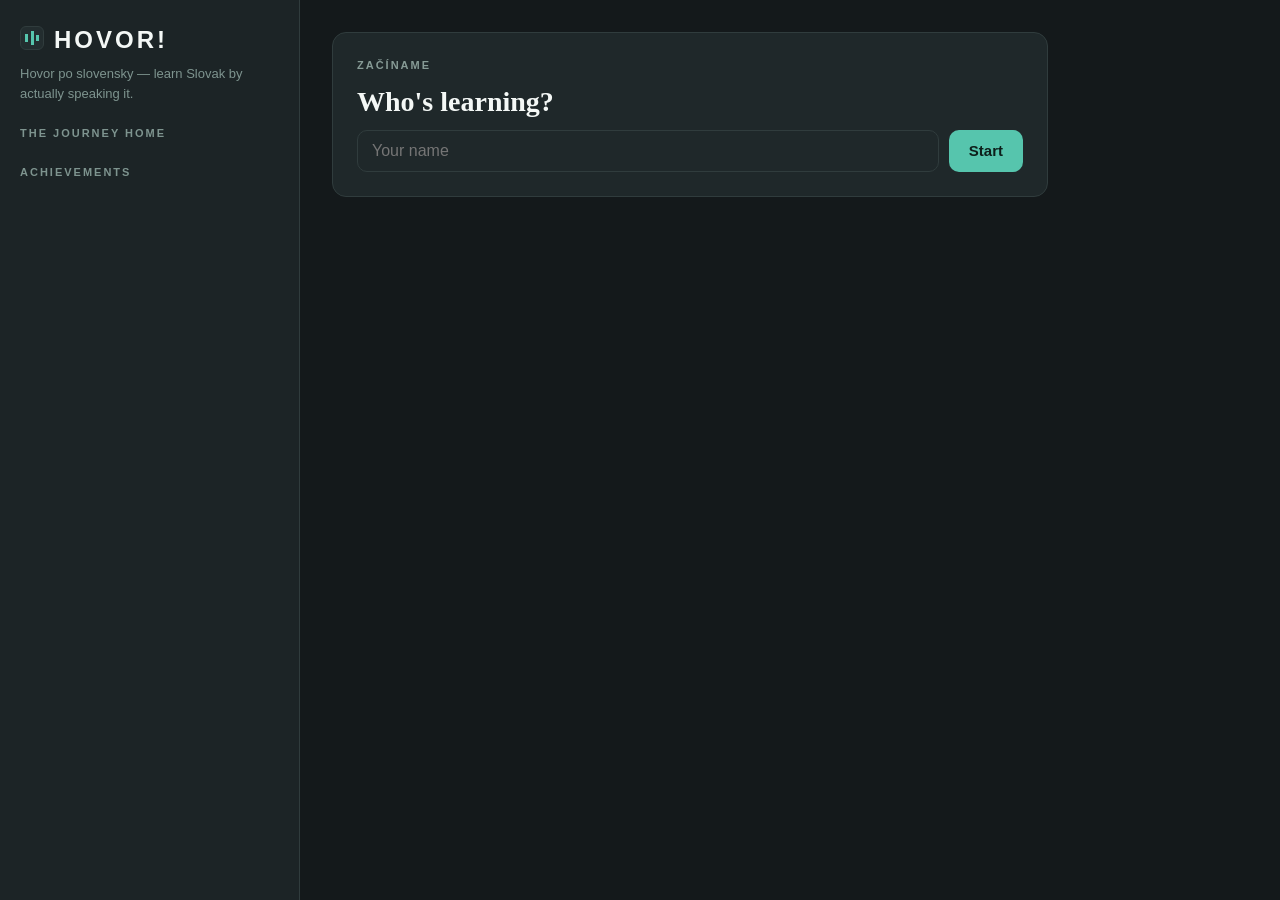
<file: backend/hovor/web/index.html>
<!DOCTYPE html>
<html lang="en">
<head>
<meta charset="utf-8">
<meta name="viewport" content="width=device-width, initial-scale=1">
<title>HOVOR! — Learn Slovak by actually speaking it</title>
<link rel="icon" href="data:image/svg+xml,<svg xmlns=%22http://www.w3.org/2000/svg%22 viewBox=%220 0 100 100%22><rect width=%22100%22 height=%22100%22 rx=%2222%22 fill=%22%231c2426%22/><rect x=%2226%22 y=%2238%22 width=%2210%22 height=%2226%22 rx=%225%22 fill=%22%2356c5ad%22/><rect x=%2245%22 y=%2226%22 width=%2210%22 height=%2250%22 rx=%225%22 fill=%22%2356c5ad%22/><rect x=%2264%22 y=%2242%22 width=%2210%22 height=%2218%22 rx=%225%22 fill=%22%2356c5ad%22/></svg>">
<link rel="stylesheet" href="style.css">
</head>
<body>
<div id="app">
  <aside id="sidebar">
    <h1>HOVOR!</h1>
    <p class="tagline">Hovor po slovensky — learn Slovak by actually speaking it.</p>
    <div id="user-box"></div>
    <div id="stats"></div>
    <h2>The Journey Home</h2>
    <div id="map"></div>
    <h2>Achievements</h2>
    <div id="achievements"></div>
    <p class="review-flag" id="review-flag"></p>
  </aside>
  <main id="main">
    <div id="screen"></div>
  </main>
</div>
<script src="app.js"></script>
</body>
</html>
</file>
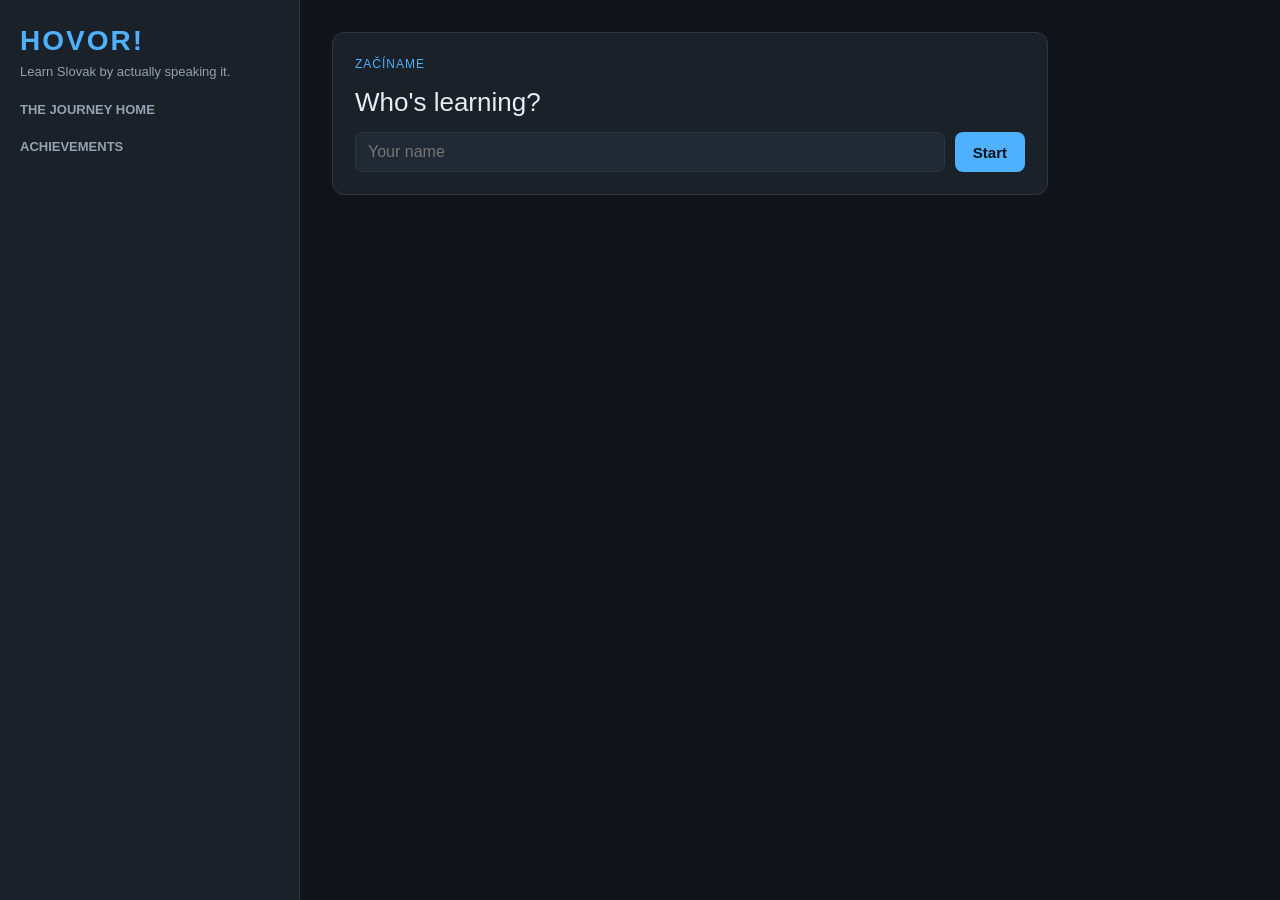
<file: hovor/backend/hovor/web/index.html>
<!DOCTYPE html>
<html lang="en">
<head>
<meta charset="utf-8">
<meta name="viewport" content="width=device-width, initial-scale=1">
<title>HOVOR! — Learn Slovak by actually speaking it</title>
<link rel="stylesheet" href="style.css">
</head>
<body>
<div id="app">
  <aside id="sidebar">
    <h1>HOVOR!</h1>
    <p class="tagline">Learn Slovak by actually speaking it.</p>
    <div id="user-box"></div>
    <div id="stats"></div>
    <h2>The Journey Home</h2>
    <div id="map"></div>
    <h2>Achievements</h2>
    <div id="achievements"></div>
    <p class="review-flag" id="review-flag"></p>
  </aside>
  <main id="main">
    <div id="screen"></div>
  </main>
</div>
<script src="app.js"></script>
</body>
</html>
</file>
<file: backend/hovor/web/style.css>
/* HOVOR! — precision-lab identity: green-undertoned cool greys, one
   desaturated teal accent, sans-serif instrument chrome. The Slovak text
   itself is the one serif on the page — the specimen under glass. */
* { box-sizing: border-box; margin: 0; }
:root {
  --bg: #14191b; --panel: #1c2426; --panel-2: #232d2f;
  --card: #1f282a; --border: #303c3d;
  --ink: #dce4e1; --dim: #879b96;
  --accent: #56c5ad; --accent-2: #6fd8c0; --accent-ink: #0d1f1a;
  --ok: #5cb98a; --bad: #d16a6a; --note: #93b7ae;
  --side-text: #cfdad6; --side-dim: #7e948f;
  --specimen: #f4f8f6;
  --serif: "Iowan Old Style", Georgia, "Times New Roman", serif;
}
body { background: var(--bg); color: var(--ink); font: 16px/1.5 "Segoe UI Variable", "Segoe UI", -apple-system, Roboto, sans-serif; }
#app { display: flex; min-height: 100vh; }
#sidebar { width: 300px; padding: 22px 20px; background: var(--panel); color: var(--side-text); flex-shrink: 0; border-right: 1px solid var(--border); }
#sidebar h1 { font: 700 26px/1.1 inherit; letter-spacing: 3px; color: var(--specimen); }
#sidebar h1::before { content: ""; display: inline-block; width: 22px; height: 22px; margin-right: 10px; border-radius: 6px; vertical-align: -2px;
  background: linear-gradient(var(--accent), var(--accent)) 4px 7px / 3px 8px no-repeat,
              linear-gradient(var(--accent), var(--accent)) 9.5px 4px / 3px 14px no-repeat,
              linear-gradient(var(--accent), var(--accent)) 15px 8px / 3px 6px no-repeat,
              var(--panel-2);
  border: 1px solid var(--border); }
.tagline { color: var(--side-dim); font-size: 13px; margin: 6px 0 16px; }
#sidebar h2 { font-size: 11px; text-transform: uppercase; letter-spacing: 2px; color: var(--side-dim); margin: 22px 0 8px; }
#sidebar label { color: var(--side-dim); }
#main { flex: 1; padding: 32px; max-width: 780px; }
button { background: var(--accent); color: var(--accent-ink); border: 0; border-radius: 10px; padding: 11px 20px; font-size: 15px; font-weight: 600; cursor: pointer; transition: background .15s, transform .05s; }
button:hover { background: var(--accent-2); }
button:active { transform: scale(.985); }
button.secondary { background: transparent; color: var(--ink); border: 1px solid var(--border); }
button:disabled { opacity: .4; cursor: default; }
input[type=text] { background: var(--card); border: 1px solid var(--border); color: var(--ink); border-radius: 10px; padding: 11px 14px; font-size: 16px; width: 100%; }
input[type=text]:focus { outline: 2px solid var(--accent); border-color: var(--accent); }
.card { background: var(--card); border: 1px solid var(--border); border-radius: 14px; padding: 24px; margin-bottom: 16px; }
.phase-label { font-size: 11px; text-transform: uppercase; color: var(--dim); letter-spacing: 2px; font-weight: 600; }
.prompt { font: 600 28px/1.3 var(--serif); margin: 10px 0 4px; color: var(--specimen); }
.instruction { color: var(--dim); margin-bottom: 14px; }
.row { display: flex; gap: 10px; margin-top: 10px; }
.feedback { margin-top: 12px; padding: 10px 14px; border-radius: 10px; }
.feedback.ok { background: rgba(92, 185, 138, .12); color: var(--ok); }
.feedback.bad { background: rgba(209, 106, 106, .12); color: var(--bad); }
.feedback.note { background: rgba(147, 183, 174, .1); color: var(--note); }
.region { padding: 9px 11px; border-radius: 8px; margin-bottom: 6px; background: var(--panel-2); font-size: 14px; color: var(--side-text); border-left: 2px solid var(--border); }
.region .done { color: var(--accent); }
.region.locked { opacity: .45; }
.region .missions { font-size: 12px; color: var(--side-dim); }
.badge { display: inline-block; background: transparent; border: 1px solid var(--accent); color: var(--accent); border-radius: 999px; padding: 2px 10px; font-size: 12px; margin: 2px 4px 2px 0; }
#stats { font-size: 14px; color: var(--side-dim); }
#stats b { color: var(--specimen); }
#user-box b { color: var(--specimen); }
.chat { display: flex; flex-direction: column; gap: 10px; max-height: 420px; overflow-y: auto; padding: 4px; }
.msg { max-width: 82%; padding: 10px 14px; border-radius: 12px; }
.msg.tutor { background: var(--panel-2); border: 1px solid var(--border); align-self: flex-start; font-family: var(--serif); }
.msg.learner { background: rgba(86, 197, 173, .14); border: 1px solid rgba(86, 197, 173, .3); color: var(--ink); align-self: flex-end; }
.msg .gloss { display: block; font-size: 12px; color: var(--dim); margin-top: 4px; font-family: "Segoe UI Variable", "Segoe UI", -apple-system, Roboto, sans-serif; }
.msg.learner .gloss { color: var(--dim); }
.msg.hint { background: transparent; border: 1px dashed var(--note); color: var(--note); align-self: flex-start; font-size: 14px; }
.objectives { font-size: 13px; color: var(--dim); margin: 8px 0; }
.mic { background: var(--card); border: 1px solid var(--border); color: var(--ink); border-radius: 10px; padding: 11px 15px; cursor: pointer;
  touch-action: none; user-select: none; -webkit-user-select: none; -webkit-touch-callout: none; }
.mic.listening { background: var(--bad); border-color: var(--bad); color: #fff; transform: scale(1.06); }
.mic.busy { opacity: .6; }
.review-flag { font-size: 11px; color: var(--note); margin-top: 20px; }
.debrief h3 { margin: 12px 0 6px; color: var(--specimen); }
.debrief ul { margin-left: 20px; }
.xp-pop { color: var(--accent); font-weight: 700; }
.small { font-size: 13px; color: var(--dim); }
#sidebar .small { color: var(--side-dim); }
.spk { background: transparent; border: 0; padding: 0 4px; font-size: 20px; cursor: pointer; vertical-align: middle; }
.spk:hover { transform: scale(1.15); }
.spk.loading { animation: spk-pulse 1s ease-in-out infinite; }
@keyframes spk-pulse { 50% { opacity: .35; } }
@media (prefers-reduced-motion: reduce) {
  button, .mic, .spk { transition: none; }
  .spk.loading { animation: none; opacity: .5; }
}

.primer-h { margin: 18px 0 8px; font-size: 14px; color: var(--dim); }
.alpha-group-label { margin-bottom: 4px; text-transform: uppercase; letter-spacing: 1px; }
.practice-card { background: var(--panel-2); padding: 14px; }
.practice-word { font: 600 22px var(--serif); color: var(--specimen); margin-bottom: 6px; }
.mt16 { margin-top: 16px; }
#type-input { font-size: 18px; }
.alphabet-grid { display: block; }
.alpha-group {
  display: grid;
  grid-template-columns: repeat(auto-fill, minmax(110px, 1fr));
  gap: 8px;
  margin-bottom: 12px;
}
.alpha-group-label { grid-column: 1 / -1; }
.alpha-card {
  background: var(--panel-2);
  border: 1px solid var(--border);
  border-radius: 8px;
  padding: 8px 10px;
  font-size: 13px;
}
.alpha-letter {
  font: 700 26px var(--serif);
  color: var(--specimen);
  display: inline-block;
  min-width: 28px;
}
.contrast-list { font-size: 14px; }
.contrast-row { padding: 4px 0; display: flex; align-items: center; gap: 8px; }

/* ---------- mobile ---------- */
@media (max-width: 820px) {
  #app { flex-direction: column; }
  /* Learner's work first; map, stats and achievements below it. */
  #main { order: 1; padding: 14px; max-width: 100%; }
  #sidebar { order: 2; width: 100%; border-right: 0; border-top: 1px solid var(--border); }
  #sidebar h1 { font-size: 22px; }
  .card { padding: 16px; }
  .prompt { font-size: 23px; }
  .row { flex-wrap: wrap; }
  .row input[type=text] { flex: 1 1 100%; }
  .row button, .row .mic { flex: 1; min-height: 46px; }
  .chat { max-height: 48vh; }
  .msg { max-width: 92%; }

  /* Mobile polish for Day 0 primer */
  .alphabet-grid { grid-template-columns: repeat(auto-fill, minmax(64px, 1fr)); gap: 4px; }
  .alpha-card { padding: 6px 7px; font-size: 11px; min-height: 52px; } /* better touch */
  .alpha-letter { font-size: 17px; min-width: 18px; }
  .contrast-row { flex-wrap: wrap; font-size: 12px; gap: 2px; line-height: 1.3; }
  .contrast-row span.small { font-size: 11px; }
  /* Ensure primer buttons have good tap targets on phones */
  .spk { font-size: 18px; padding: 2px 6px; }
}
</file>
<file: hovor/backend/hovor/web/style.css>
* { box-sizing: border-box; margin: 0; }
:root {
  --bg: #101418; --panel: #1a2129; --panel2: #212a34; --text: #e8edf2;
  --dim: #93a1b0; --accent: #4fb0ff; --ok: #4cc38a; --bad: #e5484d;
  --gold: #f0b429; --border: #2c3947;
}
body { background: var(--bg); color: var(--text); font: 16px/1.5 -apple-system, "Segoe UI", Roboto, sans-serif; }
#app { display: flex; min-height: 100vh; }
#sidebar { width: 300px; padding: 20px; background: var(--panel); border-right: 1px solid var(--border); flex-shrink: 0; }
#sidebar h1 { font-size: 28px; letter-spacing: 2px; color: var(--accent); }
.tagline { color: var(--dim); font-size: 13px; margin-bottom: 16px; }
#sidebar h2 { font-size: 13px; text-transform: uppercase; color: var(--dim); margin: 18px 0 8px; }
#main { flex: 1; padding: 32px; max-width: 780px; }
button { background: var(--accent); color: #08111a; border: 0; border-radius: 8px; padding: 10px 18px; font-size: 15px; font-weight: 600; cursor: pointer; }
button.secondary { background: var(--panel2); color: var(--text); border: 1px solid var(--border); }
button:disabled { opacity: .4; cursor: default; }
input[type=text] { background: var(--panel2); border: 1px solid var(--border); color: var(--text); border-radius: 8px; padding: 10px 12px; font-size: 16px; width: 100%; }
.card { background: var(--panel); border: 1px solid var(--border); border-radius: 12px; padding: 22px; margin-bottom: 16px; }
.phase-label { font-size: 12px; text-transform: uppercase; color: var(--accent); letter-spacing: 1px; }
.prompt { font-size: 26px; margin: 10px 0 4px; }
.instruction { color: var(--dim); margin-bottom: 14px; }
.row { display: flex; gap: 10px; margin-top: 10px; }
.feedback { margin-top: 12px; padding: 10px 14px; border-radius: 8px; }
.feedback.ok { background: rgba(76,195,138,.12); color: var(--ok); }
.feedback.bad { background: rgba(229,72,77,.12); color: var(--bad); }
.feedback.note { background: rgba(240,180,41,.12); color: var(--gold); }
.region { padding: 8px 10px; border-radius: 8px; margin-bottom: 6px; background: var(--panel2); font-size: 14px; }
.region.locked { opacity: .45; }
.region .missions { font-size: 12px; color: var(--dim); }
.region .done { color: var(--ok); }
.badge { display: inline-block; background: var(--panel2); border: 1px solid var(--gold); color: var(--gold); border-radius: 999px; padding: 2px 10px; font-size: 12px; margin: 2px 4px 2px 0; }
#stats { font-size: 14px; color: var(--dim); }
#stats b { color: var(--text); }
.chat { display: flex; flex-direction: column; gap: 10px; max-height: 420px; overflow-y: auto; padding: 4px; }
.msg { max-width: 82%; padding: 10px 14px; border-radius: 12px; }
.msg.tutor { background: var(--panel2); align-self: flex-start; }
.msg.learner { background: #14406b; align-self: flex-end; }
.msg .gloss { display: block; font-size: 12px; color: var(--dim); margin-top: 4px; }
.msg.hint { background: rgba(240,180,41,.1); border: 1px dashed var(--gold); align-self: flex-start; font-size: 14px; }
.objectives { font-size: 13px; color: var(--dim); margin: 8px 0; }
.mic { background: var(--panel2); border: 1px solid var(--border); color: var(--text); border-radius: 8px; padding: 10px 14px; cursor: pointer; }
.mic.listening { background: var(--bad); color: white; }
.review-flag { font-size: 11px; color: var(--gold); margin-top: 20px; }
.debrief h3 { margin: 12px 0 6px; }
.debrief ul { margin-left: 20px; }
.xp-pop { color: var(--gold); font-weight: 700; }
.small { font-size: 13px; color: var(--dim); }
</file>
